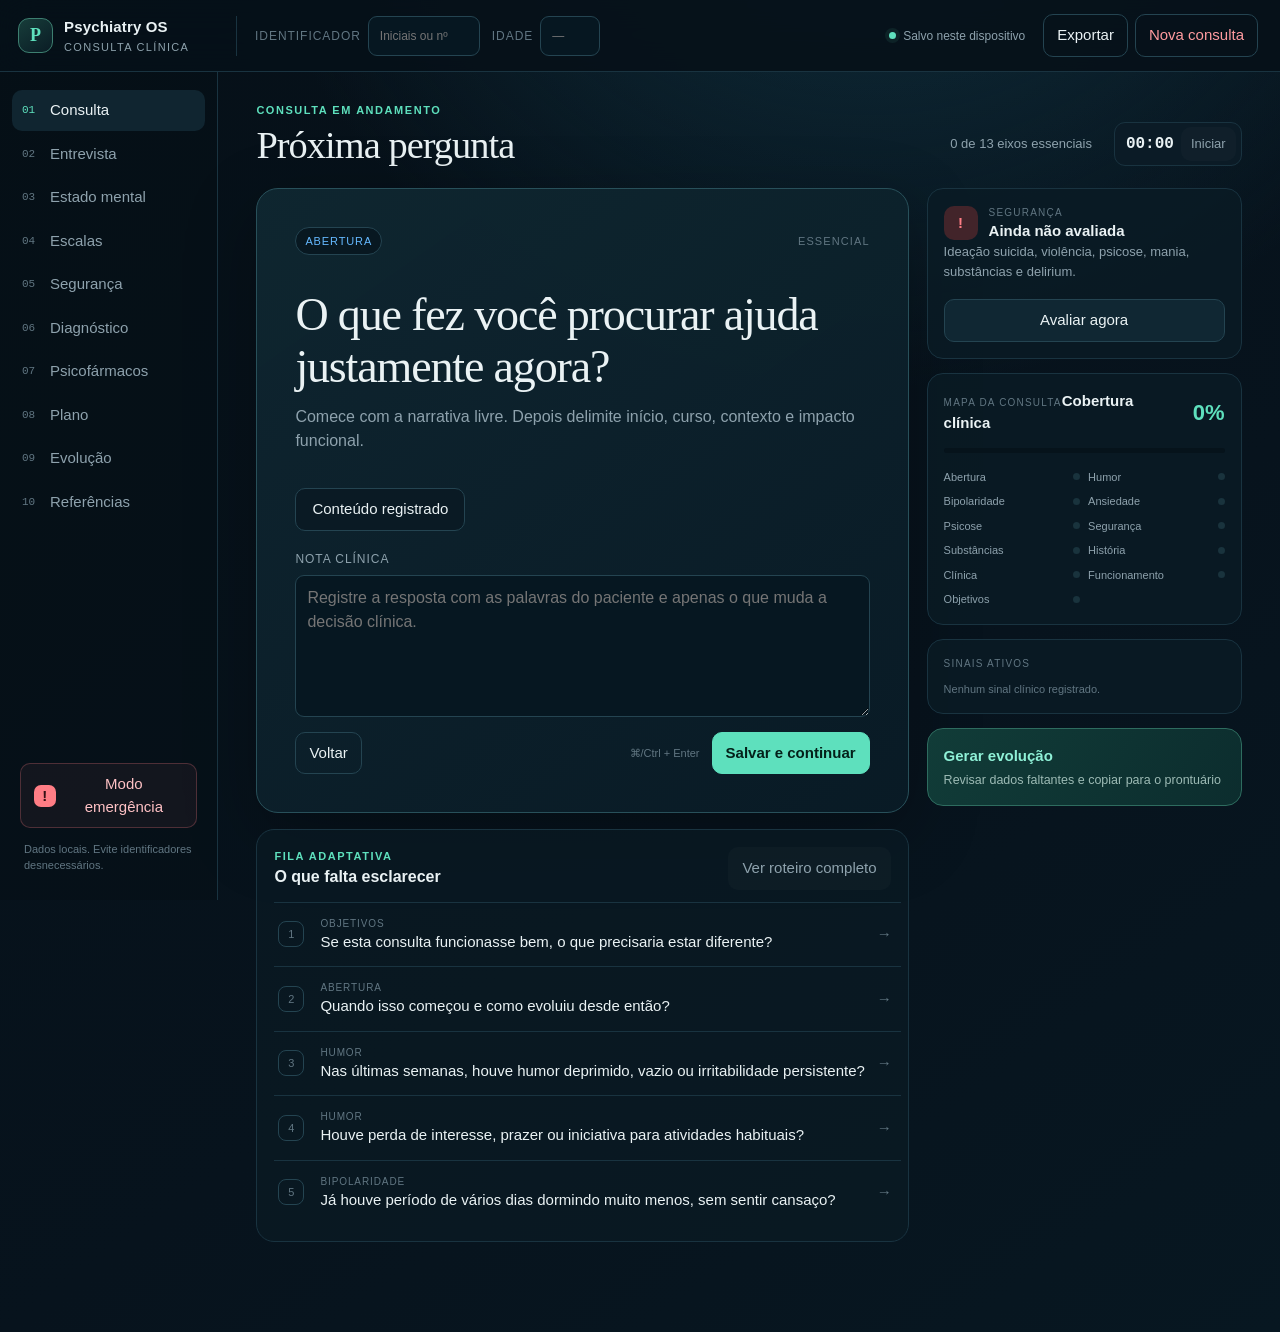
<file: psiquiatria/index.html>
<!doctype html>
<html lang="pt-BR">
<head>
  <meta charset="utf-8">
  <meta name="viewport" content="width=device-width,initial-scale=1,viewport-fit=cover">
  <meta name="theme-color" content="#07131d">
  <meta name="description" content="Cockpit clínico local-first para consulta psiquiátrica estruturada.">
  <meta name="apple-mobile-web-app-capable" content="yes">
  <meta name="apple-mobile-web-app-status-bar-style" content="black-translucent">
  <title>Psychiatry OS — Consulta</title>
  <link rel="manifest" href="manifest.webmanifest">
  <link rel="icon" href="favicon.svg" type="image/svg+xml">
  <link rel="apple-touch-icon" href="icon-192.svg">
  <link rel="stylesheet" href="styles.css">
</head>
<body>
  <a class="skip" href="#workspace">Ir para a consulta</a>
  <header class="appbar">
    <button class="brand" data-go="consulta" aria-label="Ir para consulta">
      <span class="brandmark">P</span>
      <span><b>Psychiatry OS</b><small>consulta clínica</small></span>
    </button>
    <div class="patient-strip">
      <label>Identificador <input id="patientId" autocomplete="off" placeholder="Iniciais ou nº"></label>
      <label>Idade <input id="patientAge" type="number" min="0" max="130" inputmode="numeric" placeholder="—"></label>
      <span class="save-state" id="saveState"><i></i> Salvo neste dispositivo</span>
    </div>
    <div class="app-actions">
      <button class="ghost install-hidden" id="installApp">Instalar app</button>
      <button class="ghost" id="exportData">Exportar</button>
      <button class="ghost danger-text" id="newConsult">Nova consulta</button>
    </div>
  </header>

  <div class="app-shell">
    <aside class="rail" aria-label="Etapas da consulta">
      <nav id="nav"></nav>
      <div class="rail-footer">
        <button class="emergency-link" data-go="seguranca"><span>!</span> Modo emergência</button>
        <p>Dados locais. Evite identificadores desnecessários.</p>
      </div>
    </aside>

    <main id="workspace">
      <section class="page active" id="consulta">
        <div class="consult-header">
          <div>
            <p class="eyebrow">CONSULTA EM ANDAMENTO</p>
            <h1>Próxima pergunta</h1>
          </div>
          <div class="consult-meta">
            <span id="progressText">0 de 12 eixos essenciais</span>
            <div class="timer"><b id="clock">00:00</b><button class="quiet" id="timerBtn">Iniciar</button></div>
          </div>
        </div>

        <div class="consult-grid">
          <div class="focus-column">
            <article class="question-card" id="questionCard">
              <div class="question-topline">
                <span class="tag" id="questionDomain">Abertura</span>
                <span class="priority" id="questionPriority">essencial</span>
              </div>
              <h2 id="questionText">O que fez você procurar ajuda justamente agora?</h2>
              <p id="questionHint">Comece com a narrativa livre. Depois delimite início, curso, contexto e impacto funcional.</p>
              <div class="response-options" id="responseOptions" role="group" aria-label="Resposta clínica">
                <button data-answer="present">Presente</button>
                <button data-answer="absent">Ausente</button>
                <button data-answer="unknown">Não explorado</button>
              </div>
              <label class="clinical-note">Nota clínica
                <textarea id="questionNote" rows="5" placeholder="Registre a resposta com as palavras do paciente e apenas o que muda a decisão clínica."></textarea>
              </label>
              <div class="question-actions">
                <button class="ghost" id="previousQuestion">Voltar</button>
                <div><span class="shortcut">⌘/Ctrl + Enter</span><button class="primary" id="nextQuestion">Salvar e continuar</button></div>
              </div>
            </article>

            <div class="clinical-inbox">
              <div class="section-title"><div><p class="eyebrow">FILA ADAPTATIVA</p><h3>O que falta esclarecer</h3></div><button class="quiet" id="showAllQuestions">Ver roteiro completo</button></div>
              <div id="questionQueue" class="queue"></div>
            </div>
          </div>

          <aside class="clinical-sidebar">
            <div class="status-card safety-status" id="safetyStatus">
              <div class="status-heading"><span class="status-icon">!</span><div><small>SEGURANÇA</small><b id="safetyLabel">Ainda não avaliada</b></div></div>
              <p id="safetySummary">Ideação suicida, violência, psicose, mania, substâncias e delirium.</p>
              <button data-go="seguranca">Avaliar agora</button>
            </div>
            <div class="status-card">
              <div class="section-title"><div><small>MAPA DA CONSULTA</small><b>Cobertura clínica</b></div><strong id="completionPct">0%</strong></div>
              <div class="progress"><i id="completionBar"></i></div>
              <div class="coverage" id="coverage"></div>
            </div>
            <div class="status-card signals-card">
              <small>SINAIS ATIVOS</small>
              <div id="activeSignals" class="signal-list"><span class="empty-inline">Nenhum sinal clínico registrado.</span></div>
            </div>
            <button class="finish-card" data-go="evolucao"><span>Gerar evolução</span><small>Revisar dados faltantes e copiar para o prontuário</small></button>
          </aside>
        </div>
      </section>

      <section class="page" id="roteiro">
        <div class="page-heading"><div><p class="eyebrow">ANAMNESE LONGITUDINAL</p><h1>Roteiro completo</h1><p>Abra apenas os eixos necessários. As respostas alimentam o resumo clínico.</p></div><button class="primary" data-go="consulta">Voltar à próxima pergunta</button></div>
        <div id="fullInterview" class="accordion-list"></div>
      </section>

      <section class="page" id="eem">
        <div class="page-heading"><div><p class="eyebrow">EXAME DO ESTADO MENTAL</p><h1>Observação estruturada</h1><p>Selecione descritores rápidos e complemente quando houver achado relevante.</p></div><button class="primary" id="applyNormalMse">Preencher exame sem alterações</button></div>
        <div id="mseGrid" class="mse-grid"></div>
      </section>

      <section class="page" id="escalas">
        <div class="page-heading"><div><p class="eyebrow">MEDIDAS CLÍNICAS</p><h1>Escalas e rastreios</h1><p>Use para gravidade e seguimento. Resultado positivo não fecha diagnóstico.</p></div></div>
        <div class="scale-tabs" id="scaleTabs"></div>
        <div id="scaleWorkspace"></div>
      </section>

      <section class="page" id="seguranca">
        <div class="page-heading"><div><p class="eyebrow red">MODO EMERGÊNCIA</p><h1>Segurança e urgências</h1><p>Avaliação estruturada baseada em fatores, investigação, estratificação e plano documentado.</p></div><button class="ghost" id="clearSafety">Limpar avaliação</button></div>
        <div class="emergency-banner" id="emergencyBanner"><span>!</span><div><b>Comece por risco iminente</b><p>Se houver intenção atual, plano viável, acesso a meios, psicose de comando, agitação grave ou incapacidade de autocuidado, mantenha supervisão e organize cuidado de urgência.</p></div></div>
        <div class="safety-layout">
          <div id="safetySteps" class="safety-steps"></div>
          <aside class="risk-summary-card">
            <p class="eyebrow">SÍNTESE CLÍNICA</p>
            <div class="risk-meter"><span id="riskBadge">Pendente</span><b id="riskLevel">Sem estratificação</b></div>
            <p id="riskRationale">Conclua a investigação e registre seu julgamento clínico. A soma de itens não substitui a formulação de risco.</p>
            <label>Julgamento e justificativa<textarea id="riskJudgment" rows="5" placeholder="Risco agudo/crônico, razões, incertezas e capacidade de colaboração..."></textarea></label>
            <label>Disposição<select id="riskDisposition"><option value="">Selecionar...</option><option>Seguimento ambulatorial com plano de segurança</option><option>Reavaliação breve / contato intensificado</option><option>Avaliação presencial urgente</option><option>Encaminhamento para emergência / hospitalização</option></select></label>
            <label>Plano de segurança<textarea id="safetyPlan" rows="5" placeholder="Sinais de alerta; estratégias; contatos; rede; restrição de meios; serviço de crise..."></textarea></label>
          </aside>
        </div>
      </section>

      <section class="page" id="diagnostico">
        <div class="page-heading"><div><p class="eyebrow">RACIOCÍNIO CLÍNICO</p><h1>Hipóteses e diferenciais</h1><p>Separe síndrome, diagnóstico de trabalho, alternativas e condições a excluir.</p></div></div>
        <div class="diagnostic-grid">
          <article class="panel"><h2>Famílias diagnósticas</h2><div id="diagnosticChips" class="chips"></div><label>Hipótese principal<input id="primaryDiagnosis" placeholder="Descrição clínica e CID, se pertinente"></label><label>Diferenciais<textarea id="differentials" rows="4"></textarea></label></article>
          <article class="panel"><h2>Não perder</h2><div id="ruleoutList" class="check-list"></div></article>
        </div>
        <article class="panel"><div class="section-title"><div><p class="eyebrow">FORMULAÇÃO</p><h2>5 Ps + objetivo do paciente</h2></div></div><div id="formulationGrid" class="formulation-grid"></div></article>
      </section>

      <section class="page" id="farmacos">
        <div class="page-heading"><div><p class="eyebrow">PSICOFARMACOLOGIA</p><h1>Decisão medicamentosa</h1><p>Referências adultas para revisão clínica — indicação, contexto, comorbidades, interações e bula prevalecem.</p></div><button class="ghost" id="openComparison">Comparar <span id="compareCount">0</span></button></div>
        <div class="med-toolbar"><input id="drugSearch" type="search" placeholder="Buscar fármaco, classe, indicação ou cautela..."><select id="drugClass"><option value="">Todas as classes</option></select></div>
        <div id="drugGrid" class="drug-grid"></div>
      </section>

      <section class="page" id="plano">
        <div class="page-heading"><div><p class="eyebrow">CONDUTA</p><h1>Plano terapêutico</h1><p>Transforme a decisão em prescrição, monitorização, orientações e seguimento verificáveis.</p></div><button class="primary" id="addMedication">Adicionar medicamento</button></div>
        <article class="panel"><h2>Prescrição em construção</h2><div id="medicationPlan" class="medication-plan"></div></article>
        <div class="plan-grid">
          <article class="panel"><h2>Medidas não farmacológicas</h2><div id="nonPharmList" class="check-list"></div></article>
          <article class="panel"><h2>Monitorização sugerida</h2><div id="monitoringList" class="check-list"></div></article>
        </div>
        <article class="panel plan-details"><label>Exames e monitorização adicional<textarea id="planMonitoring" rows="4"></textarea></label><label>Orientações e sinais de alarme<textarea id="planGuidance" rows="4"></textarea></label><label>Retorno e contingência<textarea id="followUp" rows="4" placeholder="Prazo, metas, escalas a repetir e quando antecipar retorno..."></textarea></label></article>
      </section>

      <section class="page" id="evolucao">
        <div class="page-heading"><div><p class="eyebrow">DOCUMENTAÇÃO</p><h1>Evolução psiquiátrica</h1><p>Revise o rascunho: itens não explorados aparecem como pendências, nunca como achados negativos.</p></div><div class="heading-actions"><button class="ghost" id="copyEvolution">Copiar</button><button class="ghost" id="printEvolution">Imprimir</button><button class="primary" id="generateEvolution">Atualizar evolução</button></div></div>
        <div class="documentation-layout">
          <article class="panel missing-card"><h2>Antes de finalizar</h2><div id="missingData"></div></article>
          <article class="panel evolution-card"><textarea id="evolutionOutput" spellcheck="true" aria-label="Evolução gerada"></textarea></article>
        </div>
      </section>

      <section class="page" id="referencias">
        <div class="page-heading"><div><p class="eyebrow">BASE CLÍNICA</p><h1>Referências e limites</h1><p>Conteúdo de apoio à decisão para profissional habilitado, com revisão clínica obrigatória.</p></div></div>
        <div class="reference-grid" id="referenceGrid"></div>
      </section>
    </main>
  </div>

  <nav class="mobile-nav" id="mobileNav" aria-label="Navegação móvel"></nav>

  <dialog id="drugDialog"><div class="dialog-shell"><button class="dialog-close" data-close-dialog aria-label="Fechar">×</button><div id="drugDetails"></div></div></dialog>
  <dialog id="compareDialog"><div class="dialog-shell wide"><button class="dialog-close" data-close-dialog aria-label="Fechar">×</button><div id="comparisonTable"></div></div></dialog>
  <dialog id="confirmDialog"><form method="dialog" class="confirm-box"><span class="confirm-icon">!</span><h2>Iniciar nova consulta?</h2><p>O rascunho atual será removido deste dispositivo. Exporte-o antes se precisar guardar uma cópia.</p><div><button value="cancel" class="ghost">Cancelar</button><button value="confirm" class="danger-button">Apagar e iniciar</button></div></form></dialog>

  <div class="toast" id="toast" role="status" aria-live="polite"></div>
  <script src="data.js"></script>
  <script src="app.js"></script>
</body>
</html>
</file>
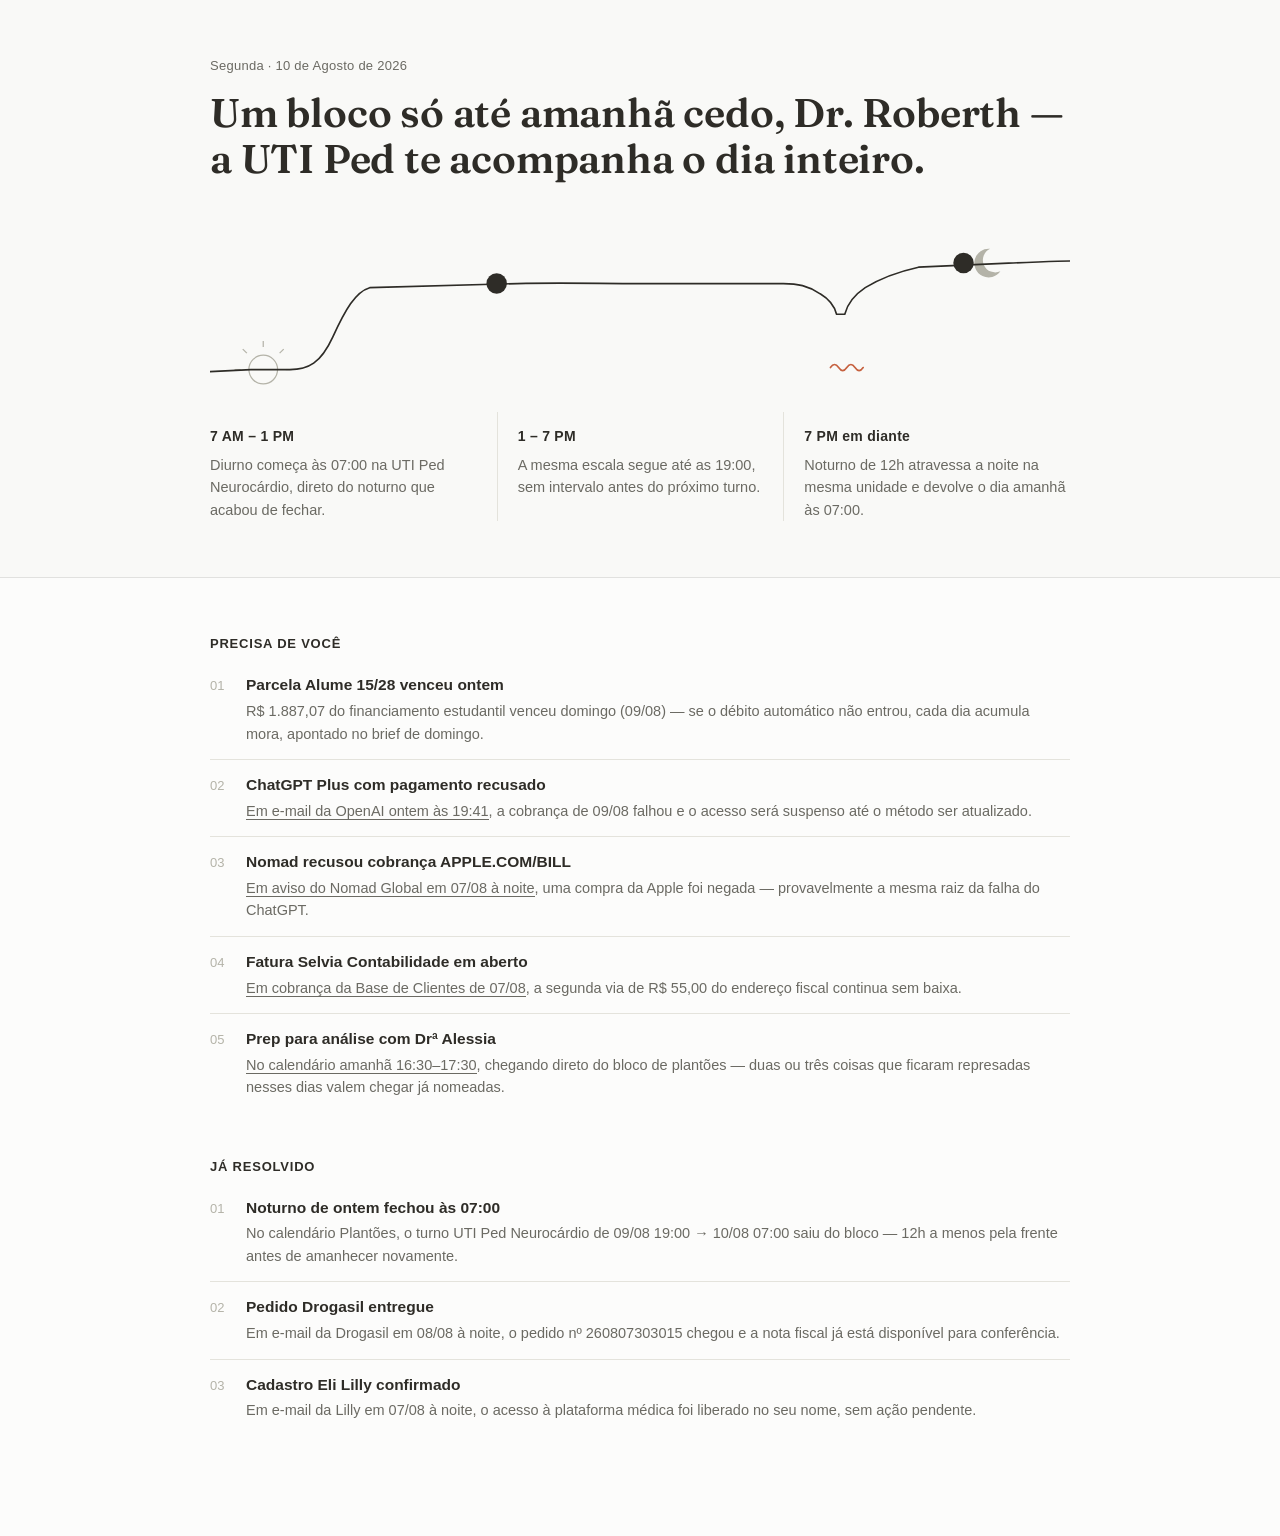
<file: briefs/2026-08-10.html>
<!doctype html>
<html lang="pt-BR">
<head>
<meta charset="utf-8">
<meta name="viewport" content="width=device-width,initial-scale=1">
<title>Brief · Segunda, 10 de Agosto</title>
<style>
@font-face{
  font-family:"Fraunces";
  font-style:normal;
  font-weight:600;
  font-display:swap;
  src:url([data-uri]) format("woff2");
}
*,*::before,*::after{box-sizing:border-box}
html,body{margin:0;padding:0}
body{
  background:#FCFCFB;
  color:#2E2C27;
  font-family:-apple-system,BlinkMacSystemFont,"Segoe UI",Roboto,Helvetica,Arial,sans-serif;
  font-size:16px;
  line-height:1.55;
  -webkit-font-smoothing:antialiased;
  -moz-osx-font-smoothing:grayscale;
}
a{color:inherit}
.band{width:100%;padding:56px 24px}
.top{background:#F9F9F7;border-bottom:1px solid #E1E1DF}
.bottom{background:#FCFCFB}
.wrap{max-width:860px;margin:0 auto}
.daydate{
  font-size:13px;
  letter-spacing:.02em;
  color:#6B6A63;
  margin:0 0 14px 0;
}
h1.headline{
  font-family:"Fraunces",Georgia,serif;
  font-weight:600;
  font-style:normal;
  font-size:40px;
  line-height:1.15;
  color:#2E2C27;
  margin:0 0 34px 0;
  letter-spacing:-.005em;
}
.terrain{
  display:block;
  width:100%;
  height:auto;
  margin:0 0 22px 0;
}
.acts{
  display:grid;
  grid-template-columns:1fr 1fr 1fr;
  gap:0;
}
.act{
  padding:14px 20px 0 20px;
  border-left:1px solid #E4E3DC;
  min-height:82px;
}
.act:first-child{border-left:none;padding-left:0}
.act:last-child{padding-right:0}
.act .time{
  color:#2E2C27;
  font-weight:600;
  font-size:14px;
  letter-spacing:.02em;
  display:block;
  margin-bottom:6px;
}
.act .say{
  color:#6B6A63;
  font-size:14.5px;
  line-height:1.55;
  margin:0;
}
h2.listhead{
  font-family:-apple-system,BlinkMacSystemFont,"Segoe UI",Roboto,Helvetica,Arial,sans-serif;
  font-weight:600;
  font-size:13px;
  letter-spacing:.06em;
  text-transform:uppercase;
  color:#2E2C27;
  margin:0 0 18px 0;
}
ol.items{
  list-style:none;
  counter-reset:i;
  padding:0;
  margin:0 0 44px 0;
}
ol.items li{
  counter-increment:i;
  display:grid;
  grid-template-columns:36px 1fr;
  padding:14px 0;
  border-top:1px solid #E4E3DC;
}
ol.items li:first-child{border-top:none;padding-top:2px}
ol.items li::before{
  content:counter(i,decimal-leading-zero);
  color:#B4B3A8;
  font-variant-numeric:tabular-nums;
  font-size:13px;
  padding-top:2px;
}
.item .title{
  color:#2E2C27;
  font-weight:600;
  font-size:15.5px;
  line-height:1.4;
  display:block;
  margin-bottom:4px;
}
.item .title a{
  color:inherit;
  text-decoration:none;
  border-bottom:1px solid transparent;
}
.item .body{
  color:#6B6A63;
  font-size:14.5px;
  line-height:1.55;
  margin:0;
}
.item .body a.source{
  color:inherit;
  text-decoration:none;
  border-bottom:1px solid #6B6A63;
}
.item .body span.source{
  color:inherit;
}
@media (max-width:640px){
  .band{padding:40px 20px}
  h1.headline{font-size:30px}
  .acts{grid-template-columns:1fr;gap:0}
  .act{
    padding:16px 0;
    border-left:none;
    border-top:1px solid #E4E3DC;
    min-height:0;
  }
  .act:first-child{border-top:none;padding-top:14px}
  .act:last-child{padding-right:0}
}
</style>
</head>
<body>

<section class="band top">
  <div class="wrap">
    <p class="daydate">Segunda &middot; 10 de Agosto de 2026</p>
    <h1 class="headline">Um bloco só at&eacute; amanh&atilde; cedo, Dr. Roberth &mdash; a UTI Ped te acompanha o dia inteiro.</h1>

    <svg class="terrain" viewBox="0 0 840 170" xmlns="http://www.w3.org/2000/svg" role="img" aria-label="Terreno do dia: bloco contínuo de plantão">
      <!-- half-risen sun at pre-dawn, left horizon -->
      <g stroke="#B4B3A8" stroke-width="1.2" fill="none">
        <circle cx="52" cy="150" r="14"/>
        <line x1="52" y1="128" x2="52" y2="122"/>
        <line x1="30" y1="150" x2="24" y2="150"/>
        <line x1="74" y1="150" x2="80" y2="150"/>
        <line x1="36" y1="134" x2="32" y2="130"/>
        <line x1="68" y1="134" x2="72" y2="130"/>
      </g>

      <!-- crescent moon at right, over the night-shift stretch -->
      <g fill="#B4B3A8">
        <path d="M 762 32 a 14 14 0 1 0 10 22 a 11 11 0 1 1 -10 -22 z"/>
      </g>

      <!-- clay accent: tension squiggle at the day/night handoff -->
      <g stroke="#C6613F" stroke-width="1.6" fill="none" stroke-linecap="round">
        <path d="M 606 148 q 4 -6 8 0 t 8 0 t 8 0 t 8 0"/>
      </g>

      <!-- terrain: one unbroken stroke, elevated across most of the day, continues off right edge -->
      <path d="
        M 0 152
        L 40 150
        L 78 150
        C 96 150, 108 144, 120 118
        C 132 92, 142 74, 156 70
        L 300 66
        C 340 65, 380 66, 420 66
        L 560 66
        C 574 66, 584 68, 596 76
        C 606 82, 610 88, 612 96
        L 620 96
        C 622 88, 628 78, 640 70
        C 656 60, 674 54, 692 50
        L 780 46
        C 810 45, 826 44, 840 44
      " stroke="#2E2C27" stroke-width="1.6" fill="none" stroke-linejoin="round" stroke-linecap="round"/>

      <!-- meeting dots: day shift midpoint, night shift midpoint -->
      <circle cx="280" cy="66" r="10" fill="#2E2C27"/>
      <circle cx="736" cy="46" r="10" fill="#2E2C27"/>
    </svg>

    <div class="acts">
      <div class="act">
        <span class="time">7 AM &ndash; 1 PM</span>
        <p class="say">Diurno come&ccedil;a &agrave;s 07:00 na UTI Ped Neuroc&aacute;rdio, direto do noturno que acabou de fechar.</p>
      </div>
      <div class="act">
        <span class="time">1 &ndash; 7 PM</span>
        <p class="say">A mesma escala segue at&eacute; as 19:00, sem intervalo antes do pr&oacute;ximo turno.</p>
      </div>
      <div class="act">
        <span class="time">7 PM em diante</span>
        <p class="say">Noturno de 12h atravessa a noite na mesma unidade e devolve o dia amanh&atilde; &agrave;s 07:00.</p>
      </div>
    </div>
  </div>
</section>

<section class="band bottom">
  <div class="wrap">
    <h2 class="listhead">Precisa de voc&ecirc;</h2>
    <ol class="items">
      <li class="item">
        <div>
          <span class="title">Parcela Alume 15/28 venceu ontem</span>
          <p class="body">R$&nbsp;1.887,07 do financiamento estudantil venceu domingo (09/08) &mdash; se o d&eacute;bito autom&aacute;tico n&atilde;o entrou, cada dia acumula mora, <span class="source">apontado no brief de domingo</span>.</p>
        </div>
      </li>
      <li class="item">
        <div>
          <span class="title"><a href="https://mail.google.com/mail/u/0/#inbox/19fe8b01790ddc9c">ChatGPT Plus com pagamento recusado</a></span>
          <p class="body"><a class="source" href="https://mail.google.com/mail/u/0/#inbox/19fe8b01790ddc9c">Em e-mail da OpenAI ontem &agrave;s 19:41</a>, a cobran&ccedil;a de 09/08 falhou e o acesso ser&aacute; suspenso at&eacute; o m&eacute;todo ser atualizado.</p>
        </div>
      </li>
      <li class="item">
        <div>
          <span class="title"><a href="https://mail.google.com/mail/u/0/#inbox/19fdeaaa4cb86eab">Nomad recusou cobran&ccedil;a APPLE.COM/BILL</a></span>
          <p class="body"><a class="source" href="https://mail.google.com/mail/u/0/#inbox/19fdeaaa4cb86eab">Em aviso do Nomad Global em 07/08 &agrave; noite</a>, uma compra da Apple foi negada &mdash; provavelmente a mesma raiz da falha do ChatGPT.</p>
        </div>
      </li>
      <li class="item">
        <div>
          <span class="title"><a href="https://mail.google.com/mail/u/0/#inbox/19fdc2340fa1ebb7">Fatura Selvia Contabilidade em aberto</a></span>
          <p class="body"><a class="source" href="https://mail.google.com/mail/u/0/#inbox/19fdc2340fa1ebb7">Em cobran&ccedil;a da Base de Clientes de 07/08</a>, a segunda via de R$&nbsp;55,00 do endere&ccedil;o fiscal continua sem baixa.</p>
        </div>
      </li>
      <li class="item">
        <div>
          <span class="title"><a href="https://www.google.com/calendar/event?eid=anU1bWEzcGdvOTcwOThlOGI2anB1N2hwN3NfMjAyNjA4MTFUMTkzMDAwWiByb2JlcnRobWlsYW5paWZAbQ&amp;ctz=America/Sao_Paulo">Prep para an&aacute;lise com Dr&ordf; Alessia</a></span>
          <p class="body"><a class="source" href="https://www.google.com/calendar/event?eid=anU1bWEzcGdvOTcwOThlOGI2anB1N2hwN3NfMjAyNjA4MTFUMTkzMDAwWiByb2JlcnRobWlsYW5paWZAbQ&amp;ctz=America/Sao_Paulo">No calend&aacute;rio amanh&atilde; 16:30&ndash;17:30</a>, chegando direto do bloco de plant&otilde;es &mdash; duas ou tr&ecirc;s coisas que ficaram represadas nesses dias valem chegar j&aacute; nomeadas.</p>
        </div>
      </li>
    </ol>

    <h2 class="listhead">J&aacute; resolvido</h2>
    <ol class="items">
      <li class="item">
        <div>
          <span class="title">Noturno de ontem fechou &agrave;s 07:00</span>
          <p class="body"><span class="source">No calend&aacute;rio Plant&otilde;es</span>, o turno UTI Ped Neuroc&aacute;rdio de 09/08 19:00 &rarr; 10/08 07:00 saiu do bloco &mdash; 12h a menos pela frente antes de amanhecer novamente.</p>
        </div>
      </li>
      <li class="item">
        <div>
          <span class="title">Pedido Drogasil entregue</span>
          <p class="body"><span class="source">Em e-mail da Drogasil em 08/08 &agrave; noite</span>, o pedido n&ordm;&nbsp;260807303015 chegou e a nota fiscal j&aacute; est&aacute; dispon&iacute;vel para confer&ecirc;ncia.</p>
        </div>
      </li>
      <li class="item">
        <div>
          <span class="title">Cadastro Eli Lilly confirmado</span>
          <p class="body"><span class="source">Em e-mail da Lilly em 07/08 &agrave; noite</span>, o acesso &agrave; plataforma m&eacute;dica foi liberado no seu nome, sem a&ccedil;&atilde;o pendente.</p>
        </div>
      </li>
    </ol>
  </div>
</section>

</body>
</html>
</file>
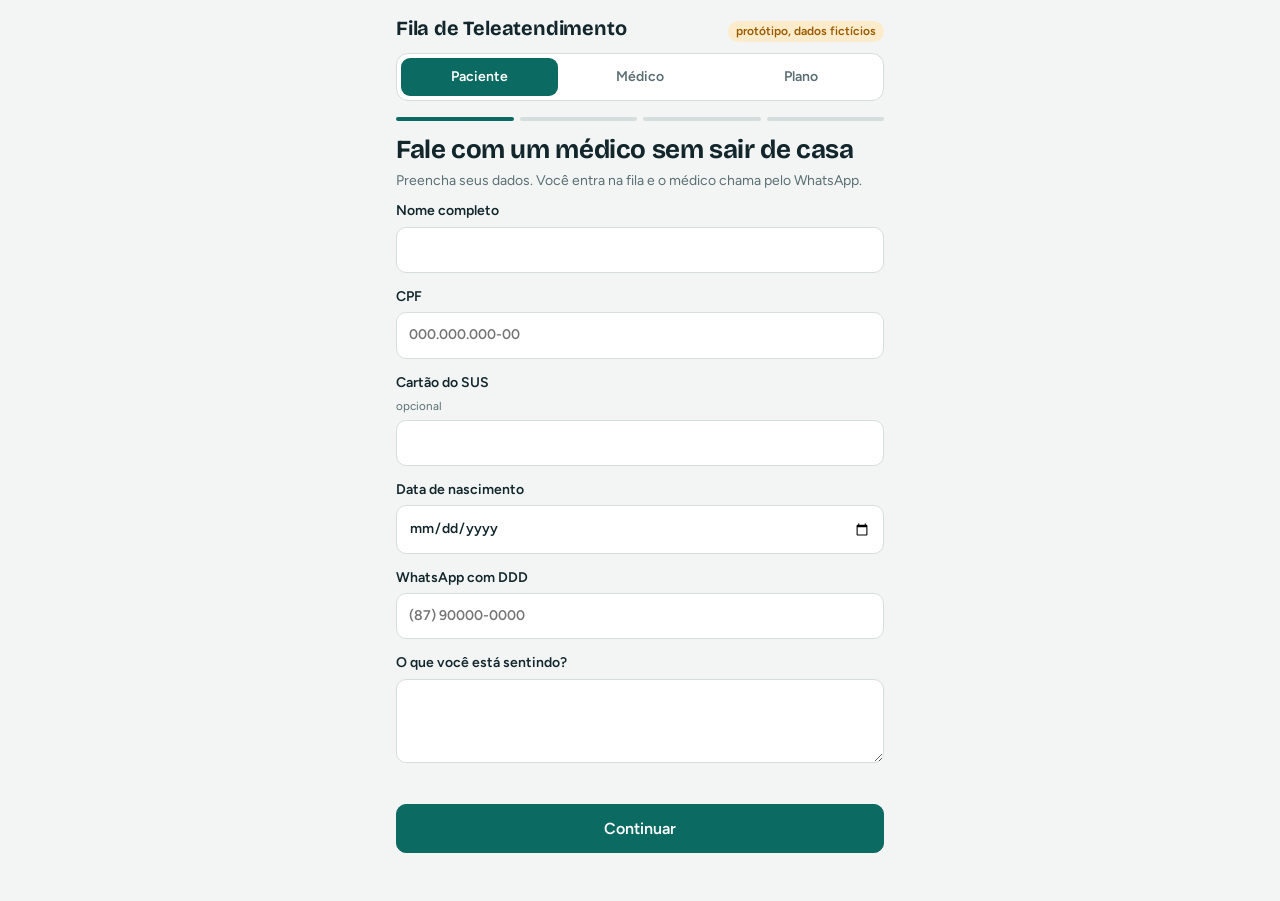
<file: referencia/prototipo.html>
<!DOCTYPE html>
<html lang="pt-BR">
<head>
<meta charset="utf-8">
<meta name="viewport" content="width=device-width, initial-scale=1">
<title>Fila de Teleatendimento</title>
<link rel="preconnect" href="https://fonts.googleapis.com">
<link href="https://fonts.googleapis.com/css2?family=Bricolage+Grotesque:opsz,wght@12..96,600;12..96,700&family=Figtree:wght@400;500;600;700&display=swap" rel="stylesheet">
<style>
/* layout: coluna única de celular (max 520px), barra fixa com 3 visões, cartões só onde há um paciente */
:root{
  --bg:#f2f5f4; --surface:#ffffff; --ink:#12262b; --muted:#5b6f73; --line:#d5dedc;
  --accent:#0b6b62; --accent-ink:#ffffff; --accent-soft:#dcefeb;
  --warn:#9a5a00; --warn-soft:#fdeccb; --crit:#b3261e; --crit-soft:#fbe1df; --ok:#1d6b3a; --ok-soft:#dcf1e2;
  --display:"Bricolage Grotesque","Figtree",system-ui,sans-serif;
  --body:"Figtree",system-ui,-apple-system,"Segoe UI",sans-serif;
}
@media (prefers-color-scheme: dark){
  :root:not([data-theme="light"]){
    color-scheme:dark;
    --bg:#0e1819; --surface:#172426; --ink:#e6efed; --muted:#93a8a8; --line:#2a3b3d;
    --accent:#4cc2b2; --accent-ink:#06211e; --accent-soft:#173a37;
    --warn:#f0b454; --warn-soft:#3a2c10; --crit:#ff8a80; --crit-soft:#40191a; --ok:#7fd49a; --ok-soft:#163222;
  }
}
:root[data-theme="dark"]{
  color-scheme:dark;
  --bg:#0e1819; --surface:#172426; --ink:#e6efed; --muted:#93a8a8; --line:#2a3b3d;
  --accent:#4cc2b2; --accent-ink:#06211e; --accent-soft:#173a37;
  --warn:#f0b454; --warn-soft:#3a2c10; --crit:#ff8a80; --crit-soft:#40191a; --ok:#7fd49a; --ok-soft:#163222;
}
*{box-sizing:border-box}
html,body{margin:0}
body{background:var(--bg);color:var(--ink);font-family:var(--body);font-size:16px;line-height:1.45}
.wrap{max-width:520px;margin:0 auto;padding:0 16px 48px}
header{position:sticky;top:0;z-index:5;background:var(--bg);padding:14px 0 10px;display:flex;flex-direction:column;gap:10px}
.brand{display:flex;align-items:baseline;justify-content:space-between;gap:8px}
.brand b{font-family:var(--display);font-size:20px;letter-spacing:-.01em}
.brand span{font-size:12px;color:var(--warn);background:var(--warn-soft);padding:2px 8px;border-radius:99px;font-weight:600}
nav{display:grid;grid-template-columns:repeat(3,1fr);gap:4px;background:var(--surface);border:1px solid var(--line);border-radius:12px;padding:4px}
nav a{text-align:center;padding:9px 4px;border-radius:9px;text-decoration:none;color:var(--muted);font-weight:600;font-size:14px}
nav a.on{background:var(--accent);color:var(--accent-ink)}
a:focus-visible,button:focus-visible,input:focus-visible,textarea:focus-visible{outline:3px solid var(--accent);outline-offset:2px}
h1{font-family:var(--display);font-size:26px;line-height:1.15;margin:14px 0 6px;text-wrap:balance;letter-spacing:-.015em}
h2{font-family:var(--display);font-size:18px;margin:22px 0 8px}
p{margin:0 0 10px}
.muted{color:var(--muted);font-size:14px}
.steps{display:flex;gap:6px;margin:6px 0 2px}
.steps i{flex:1;height:4px;border-radius:4px;background:var(--line)}
.steps i.on{background:var(--accent)}
form,.stack{display:flex;flex-direction:column;gap:14px}
label{display:flex;flex-direction:column;gap:5px;font-weight:600;font-size:14px}
label small{font-weight:400;color:var(--muted)}
input[type=text],input[type=tel],input[type=date],textarea{font:inherit;color:var(--ink);background:var(--surface);border:1px solid var(--line);border-radius:10px;padding:12px;width:100%}
textarea{min-height:84px;resize:vertical}
.err{color:var(--crit);font-size:13px;font-weight:600;min-height:1em}
.check{flex-direction:row;align-items:flex-start;gap:10px;font-weight:500;background:var(--surface);border:1px solid var(--line);border-radius:10px;padding:12px}
.check input{width:20px;height:20px;margin-top:1px;accent-color:var(--accent);flex:none}
button{font:inherit;cursor:pointer;border-radius:10px;border:1px solid var(--line);background:var(--surface);color:var(--ink);padding:12px 14px;font-weight:600}
button.primary{background:var(--accent);color:var(--accent-ink);border-color:var(--accent)}
button.primary:disabled{opacity:.45;cursor:not-allowed}
button.ghost{background:transparent;border-color:transparent;color:var(--muted);padding:8px}
.opt{display:flex;flex-direction:column;gap:8px}
.opt button{text-align:left;display:flex;justify-content:space-between;padding:16px 14px}
.opt button::after{content:"›";color:var(--muted)}
.qnum{font-size:13px;color:var(--muted);font-weight:600;font-variant-numeric:tabular-nums}
.q{font-family:var(--display);font-size:22px;line-height:1.2;margin:4px 0 14px;text-wrap:balance}
.alert{background:var(--crit-soft);border:1px solid var(--crit);border-radius:14px;padding:18px}
.alert h1{color:var(--crit);margin-top:0}
.tel{font-family:var(--display);font-size:40px;font-weight:700;color:var(--crit);line-height:1}
.ticket{background:var(--surface);border:1px solid var(--line);border-radius:16px;padding:20px;text-align:center}
.ticket .pos{font-family:var(--display);font-size:72px;font-weight:700;line-height:1;color:var(--accent);font-variant-numeric:tabular-nums}
.ticket .senha{font-variant-numeric:tabular-nums;font-weight:700;letter-spacing:.04em}
.now{background:var(--ok-soft);border-color:var(--ok)}
.now .pos{color:var(--ok);font-size:34px}
.tiles{display:grid;grid-template-columns:repeat(3,1fr);gap:8px;margin:10px 0}
.tile{background:var(--surface);border:1px solid var(--line);border-radius:12px;padding:10px 12px}
.tile b{display:block;font-family:var(--display);font-size:26px;line-height:1.1;font-variant-numeric:tabular-nums}
.tile span{font-size:12px;color:var(--muted)}
.row{display:flex;align-items:center;justify-content:space-between;gap:10px;flex-wrap:wrap}
.stepper{display:flex;align-items:center;gap:8px}
.stepper button{width:40px;height:40px;padding:0;font-size:20px}
.stepper b{min-width:2ch;text-align:center;font-variant-numeric:tabular-nums}
.list{display:flex;flex-direction:column;gap:8px}
.pt{background:var(--surface);border:1px solid var(--line);border-left:5px solid var(--line);border-radius:12px;padding:12px;display:flex;flex-direction:column;gap:8px}
.pt.pri{border-left-color:var(--warn)}
.pt.att{border-left-color:var(--ok)}
.pt .top{display:flex;justify-content:space-between;gap:8px;align-items:baseline}
.pt .nm{font-weight:700;overflow-wrap:anywhere}
.pt .wt{font-size:13px;color:var(--muted);white-space:nowrap;font-variant-numeric:tabular-nums}
.pt .qx{font-size:14px;overflow-wrap:anywhere}
.chips{display:flex;flex-wrap:wrap;gap:5px}
.chip{font-size:12px;font-weight:600;padding:2px 8px;border-radius:99px;background:var(--accent-soft);color:var(--ink)}
.chip.w{background:var(--warn-soft);color:var(--warn)}
.chip.g{background:var(--ok-soft);color:var(--ok)}
.chip.x{background:transparent;border:1px dashed var(--line);color:var(--muted)}
.acts{display:flex;gap:8px;flex-wrap:wrap}
.acts button,.acts a{flex:1 1 140px;text-align:center}
a.btn{display:block;text-decoration:none;border-radius:10px;border:1px solid var(--line);background:var(--surface);color:var(--ink);padding:12px 14px;font-weight:600}
pre{margin:0;background:var(--bg);border:1px solid var(--line);border-radius:10px;padding:10px;font:13px/1.45 ui-monospace,Menlo,Consolas,monospace;white-space:pre-wrap;overflow-wrap:anywhere}
ol.flow{margin:0;padding-left:20px;display:flex;flex-direction:column;gap:8px}
ol.flow li::marker{font-weight:700;color:var(--accent)}
table{width:100%;border-collapse:collapse;font-size:14px}
th,td{text-align:left;padding:8px 6px;border-bottom:1px solid var(--line);vertical-align:top}
th{color:var(--muted);font-weight:600;font-size:12px}
.tw{overflow-x:auto}
.empty{color:var(--muted);text-align:center;padding:18px;border:1px dashed var(--line);border-radius:12px}
</style>
</head>
<body>
<div class="wrap">
  <header>
    <div class="brand"><b>Fila de Teleatendimento</b><span>protótipo, dados fictícios</span></div>
    <nav aria-label="Visões">
      <a href="#paciente" id="nav-paciente">Paciente</a>
      <a href="#medico" id="nav-medico">Médico</a>
      <a href="#plano" id="nav-plano">Plano</a>
    </nav>
  </header>
  <main id="app"></main>
</div>
<script>
const MIN_POR_CONSULTA = 8;
const Q = [
  {id:'resp',  t:'Você está com dificuldade para respirar?', red:true,  chip:'Dispneia'},
  {id:'peito', t:'Você está com dor forte no peito?', red:true, chip:'Dor torácica'},
  {id:'neuro', t:'Teve desmaio, confusão ou perda de força em um lado do corpo?', red:true, chip:'Sinal neurológico'},
  {id:'febre', t:'Você tem febre alta (acima de 39 °C)?', pri:true, chip:'Febre > 39 °C'},
  {id:'dor',   t:'Você está com dor intensa que não melhora?', pri:true, chip:'Dor intensa'},
  {id:'cronica', t:'Você tem alguma doença (diabetes, pressão alta, problema no coração ou pulmão) e os sintomas pioraram hoje?', pri:true, chip:'Crônico descompensando'},
  {id:'tempo', t:'Há quanto tempo os sintomas começaram?', opts:['Não tive sintomas','Menos de 24 horas','De 1 a 3 dias','Mais de 3 dias']},
  {id:'escala',t:'Como você classifica sua dor agora?', opts:['Nenhuma','Leve','Moderada','Forte']}
];
const now = Date.now(), m = 60000;
const S = {
  doctors:1, seq:105, done:6, me:null, step:'cadastro', qi:0, ans:{}, copied:null,
  form:{nome:'',cpf:'',cns:'',tel:'',nasc:'',queixa:''}, terms:[false,false,false],
  queue:[
    {id:101,ex:true,nome:'Maria das Graças (exemplo)',cpf:'***.***.***-**',cns:'',tel:'',nasc:'1961-03-02',queixa:'Tosse e febre há 2 dias',ans:{febre:'Sim',tempo:'De 1 a 3 dias',escala:'Leve'},pri:true,at:now-14*m,status:'aguardando'},
    {id:102,ex:true,nome:'José Carlos (exemplo)',cpf:'***.***.***-**',cns:'',tel:'',nasc:'1988-11-20',queixa:'Dor de garganta, quer atestado',ans:{tempo:'Menos de 24 horas',escala:'Leve'},pri:false,at:now-11*m,status:'aguardando'},
    {id:103,ex:true,nome:'Ana Beatriz (exemplo)',cpf:'***.***.***-**',cns:'',tel:'',nasc:'1999-07-08',queixa:'Ardência para urinar desde ontem',ans:{tempo:'De 1 a 3 dias',escala:'Moderada'},pri:false,at:now-7*m,status:'aguardando'},
    {id:104,ex:true,nome:'Francisco (exemplo)',cpf:'***.***.***-**',cns:'',tel:'',nasc:'1954-01-15',queixa:'Renovação de receita de losartana',ans:{tempo:'Não tive sintomas',escala:'Nenhuma'},pri:false,at:now-3*m,status:'aguardando'}
  ]
};
const $ = s => document.querySelector(s);
const esc = s => String(s??'').replace(/[&<>"']/g,c=>({'&':'&amp;','<':'&lt;','>':'&gt;','"':'&quot;',"'":'&#39;'}[c]));
const view = () => (['paciente','medico','plano'].includes(location.hash.slice(1)) ? location.hash.slice(1) : 'paciente');
const waiting = () => S.queue.filter(p=>p.status==='aguardando').sort((a,b)=>(b.pri-a.pri)||(a.at-b.at));
const mins = t => Math.max(0,Math.round((Date.now()-t)/m));
const idade = d => { if(!d) return ''; const b=new Date(d+'T00:00'), n=new Date(); let a=n.getFullYear()-b.getFullYear(); if(n<new Date(n.getFullYear(),b.getMonth(),b.getDate())) a--; return a; };
const brDate = d => d ? d.split('-').reverse().join('/') : '';
function cpfOk(v){ const c=v.replace(/\D/g,''); if(c.length!==11||/^(\d)\1+$/.test(c)) return false;
  for(let t=9;t<11;t++){ let s=0; for(let i=0;i<t;i++) s+=+c[i]*(t+1-i); if(((s*10)%11)%10!==+c[t]) return false; } return true; }
const maskCpf = v => v.replace(/\D/g,'').slice(0,11).replace(/(\d{3})(\d)/,'$1.$2').replace(/(\d{3})(\d)/,'$1.$2').replace(/(\d{3})(\d{1,2})$/,'$1-$2');
const maskTel = v => { const d=v.replace(/\D/g,'').slice(0,11); return d.length<3?d: d.length<8?`(${d.slice(0,2)}) ${d.slice(2)}`:`(${d.slice(0,2)}) ${d.slice(2,7)}-${d.slice(7)}`; };
const chipsOf = p => Q.filter(q=>q.chip&&p.ans[q.id]==='Sim').map(q=>`<span class="chip w">${q.chip}</span>`).join('')
  + (p.ans.tempo?`<span class="chip">${esc(p.ans.tempo)}</span>`:'') + (p.ans.escala?`<span class="chip">Dor: ${esc(p.ans.escala.toLowerCase())}</span>`:'');
const ficha = p => [`Nome: ${p.nome}`,`CPF: ${p.cpf}`,`CNS: ${p.cns||'não informado'}`,`Nascimento: ${brDate(p.nasc)} (${idade(p.nasc)} anos)`,`Telefone: ${p.tel||'não informado'}`,
  `Queixa principal: ${p.queixa}`,`Triagem: ${Q.map(q=>p.ans[q.id]?`${q.chip||(q.id==='tempo'?'Início':'Dor')}: ${p.ans[q.id]}`:'').filter(Boolean).join('; ')}`].join('\n');

function steps(n){ return `<div class="steps" aria-hidden="true">${[0,1,2,3].map(i=>`<i class="${i<=n?'on':''}"></i>`).join('')}</div>`; }

function vPaciente(){
  const f=S.form;
  if(S.step==='cadastro') return steps(0)+`<h1>Fale com um médico sem sair de casa</h1>
    <p class="muted">Preencha seus dados. Você entra na fila e o médico chama pelo WhatsApp.</p>
    <form id="f-cad" novalidate>
      <label for="i-nome">Nome completo<input id="i-nome" type="text" autocomplete="name" value="${esc(f.nome)}"></label>
      <label for="i-cpf">CPF<input id="i-cpf" type="text" inputmode="numeric" placeholder="000.000.000-00" value="${esc(f.cpf)}"></label>
      <label for="i-cns">Cartão do SUS <small>opcional</small><input id="i-cns" type="text" inputmode="numeric" value="${esc(f.cns)}"></label>
      <label for="i-nasc">Data de nascimento<input id="i-nasc" type="date" value="${esc(f.nasc)}"></label>
      <label for="i-tel">WhatsApp com DDD<input id="i-tel" type="tel" inputmode="numeric" placeholder="(87) 90000-0000" value="${esc(f.tel)}"></label>
      <label for="i-queixa">O que você está sentindo?<textarea id="i-queixa">${esc(f.queixa)}</textarea></label>
      <div class="err" id="cad-err" role="alert"></div>
      <button class="primary" type="submit">Continuar</button>
    </form>`;
  if(S.step==='termos'){ const T=['Estou em um lugar silencioso, com boa internet e câmera funcionando.','Sei que este atendimento não substitui urgência e emergência.','Autorizo o uso dos meus dados para este atendimento e o registro em prontuário.'];
    return steps(1)+`<h1>Antes de entrar na fila</h1><div class="stack">
      ${T.map((t,i)=>`<label class="check" for="t${i}"><input type="checkbox" id="t${i}" data-term="${i}" ${S.terms[i]?'checked':''}><span>${t}</span></label>`).join('')}
      <button class="primary" id="b-termos" ${S.terms.every(Boolean)?'':'disabled'}>Responder triagem</button>
      <button class="ghost" data-go="cadastro">Voltar</button></div>`; }
  if(S.step==='triagem'){ const q=Q[S.qi]; const o=q.opts||['Sim','Não'];
    return steps(2)+`<div class="qnum">Pergunta ${S.qi+1} de ${Q.length}</div><div class="q">${q.t}</div>
      <div class="opt">${o.map(x=>`<button data-ans="${esc(x)}">${esc(x)}</button>`).join('')}</div>`; }
  if(S.step==='alerta') return `<div class="alert"><h1>Procure atendimento presencial agora</h1>
      <p>Pelo que você respondeu, o seu caso precisa de avaliação presencial imediata. A consulta por vídeo não é segura para isso.</p>
      <p>Ligue para o SAMU ou vá à UPA ou emergência mais próxima.</p><div class="tel">192</div></div>
      <p style="margin-top:14px"><button class="ghost" data-reset="1">Refazer o cadastro</button></p>`;
  const me=S.queue.find(p=>p.id===S.me); if(!me) return '';
  if(me.status==='atendimento') return steps(3)+`<div class="ticket now"><div class="pos">É a sua vez</div>
      <p style="margin-top:10px">O médico vai ligar por vídeo no WhatsApp <b>${esc(me.tel)}</b>. Fique com o celular por perto.</p><div class="senha">Senha ${me.id}</div></div>`;
  if(me.status==='finalizado') return `<h1>Atendimento encerrado</h1><p class="muted">A receita e os documentos chegam pelo WhatsApp informado.</p><button data-reset="1">Novo atendimento</button>`;
  const w=waiting(), ahead=w.findIndex(p=>p.id===me.id), est=Math.round(ahead/S.doctors*MIN_POR_CONSULTA);
  return steps(3)+`<div class="ticket"><div class="muted">Sua posição na fila</div><div class="pos">${ahead+1}º</div>
      <p>${ahead===0?'Você é o próximo.':`Espera estimada: cerca de <b>${est} min</b>`}</p>
      <div class="senha">Senha ${me.id}${me.pri?' · prioridade':''}</div></div>
    <p class="muted" style="margin-top:12px">Não feche esta página. Se piorar enquanto espera, ligue 192.</p>
    <p class="muted">Demonstração: abra a visão Médico e chame os pacientes para ver a fila andar.</p>
    <button class="ghost" data-sair="1">Sair da fila</button>`;
}

function card(p){
  const att=p.status==='atendimento';
  const wa=p.tel?`https://wa.me/55${p.tel.replace(/\D/g,'')}?text=${encodeURIComponent('Olá! Aqui é do teleatendimento. Chegou a sua vez, posso ligar por vídeo agora?')}`:'';
  return `<div class="pt ${p.pri?'pri':''} ${att?'att':''}">
    <div class="top"><span class="nm">${p.id} · ${esc(p.nome)}${idade(p.nasc)!==''?`, ${idade(p.nasc)} a`:''}</span><span class="wt">${att?'em atendimento':`há ${mins(p.at)} min`}</span></div>
    <div class="qx">${esc(p.queixa)}</div>
    <div class="chips">${p.pri?'<span class="chip w">Prioridade</span>':''}${chipsOf(p)}</div>
    ${att?`<pre id="ficha-${p.id}">${esc(ficha(p))}</pre>
      <div class="acts"><button data-copy="${p.id}">${S.copied===p.id?'Copiado':'Copiar ficha para o Amigo'}</button>
      ${wa?`<a class="btn" href="${wa}" target="_blank" rel="noopener">Abrir WhatsApp</a>`:'<span class="chip x">exemplo sem telefone</span>'}
      <button class="primary" data-fim="${p.id}">Finalizar</button></div>`
     :`<div class="acts"><button class="primary" data-chamar="${p.id}">Chamar</button></div>`}
  </div>`;
}
function vMedico(){
  const w=waiting(), a=S.queue.filter(p=>p.status==='atendimento');
  const max=w.length?Math.max(...w.map(p=>mins(p.at))):0;
  return `<h1>Painel do plantão</h1>
    <div class="tiles"><div class="tile"><b>${w.length}</b><span>na fila</span></div><div class="tile"><b>${max} min</b><span>maior espera</span></div><div class="tile"><b>${S.done}</b><span>atendidos hoje</span></div></div>
    <div class="row"><span class="muted">Médicos online (recalcula a espera de todos)</span>
      <div class="stepper"><button data-doc="-1" aria-label="Menos um médico">−</button><b>${S.doctors}</b><button data-doc="1" aria-label="Mais um médico">+</button></div></div>
    ${a.length?`<h2>Em atendimento</h2><div class="list">${a.map(card).join('')}</div>`:''}
    <h2>Aguardando</h2>
    <div class="list">${w.length?w.map(card).join(''):'<div class="empty">Fila vazia.</div>'}</div>
    <p class="muted" style="margin-top:14px">Ordem: prioridade primeiro, depois hora de chegada. Sinais de alarme não entram na fila, são mandados para o 192.</p>`;
}
function vPlano(){
  return `<h1>Como isso vira serviço de verdade</h1>
    <p class="muted">O site só faz o que o Amigo não faz: cadastro pelo paciente, triagem e fila. Consulta, prontuário e receita digital continuam no Amigo.</p>
    <h2>Fluxo</h2>
    <ol class="flow">
      <li>Paciente abre o link, informa nome, CPF, Cartão do SUS, WhatsApp e queixa.</li>
      <li>Responde a triagem. Sinal de alarme é barrado e orientado a ligar 192.</li>
      <li>Entra na fila e vê posição e espera estimada em tempo real.</li>
      <li>O médico de plantão chama, copia a ficha pronta para o cadastro no Amigo e liga por vídeo.</li>
      <li>Receita, atestado e pedidos saem do Amigo e vão para o WhatsApp do paciente.</li>
    </ol>
    <h2>O que é preciso montar</h2>
    <div class="tw"><table>
      <tr><th>Peça</th><th>Com o quê</th><th>Situação</th></tr>
      <tr><td>Site e painel</td><td>Vercel</td><td>conta já existe</td></tr>
      <tr><td>Fila em tempo real, login do médico</td><td>Supabase</td><td>conta já existe</td></tr>
      <tr><td>Prontuário e receita</td><td>Amigo</td><td>já em uso</td></tr>
      <tr><td>Vídeo</td><td>WhatsApp ou teleconsulta do Amigo</td><td>a decidir</td></tr>
      <tr><td>Aviso automático de vez</td><td>API do WhatsApp</td><td>segunda fase</td></tr>
    </table></div>
    <h2>Decisões que travam a versão real</h2>
    <ol class="flow">
      <li>Quem paga: prefeitura, convênio ou particular com Pix antes da fila.</li>
      <li>Horário de funcionamento e quantos médicos por turno.</li>
      <li>Se o Amigo libera cadastro por integração, o que elimina o copiar e colar.</li>
      <li>Perguntas de triagem e critérios de prioridade, validados por vocês.</li>
    </ol>`;
}

function render(){
  const v=view(); ['paciente','medico','plano'].forEach(n=>$('#nav-'+n).classList.toggle('on',n===v));
  $('#app').innerHTML = v==='medico'?vMedico(): v==='plano'?vPlano(): vPaciente();
}
function reset(){ S.me=null; S.step='cadastro'; S.qi=0; S.ans={}; S.terms=[false,false,false]; }

document.addEventListener('input',e=>{
  const t=e.target;
  if(t.id==='i-cpf') t.value=maskCpf(t.value);
  if(t.id==='i-tel') t.value=maskTel(t.value);
  if(t.id==='i-cns') t.value=t.value.replace(/\D/g,'').slice(0,15);
  if(t.id&&t.id.startsWith('i-')) S.form[t.id.slice(2)]=t.value;
  if(t.dataset.term){ S.terms[+t.dataset.term]=t.checked; $('#b-termos').disabled=!S.terms.every(Boolean); }
});
document.addEventListener('submit',e=>{
  e.preventDefault(); const f=S.form; let er='';
  if(f.nome.trim().split(/\s+/).length<2) er='Informe nome e sobrenome.';
  else if(!cpfOk(f.cpf)) er='CPF inválido. Confira os números.';
  else if(!f.nasc) er='Informe a data de nascimento.';
  else if(f.tel.replace(/\D/g,'').length<10) er='Informe o WhatsApp com DDD.';
  else if(f.queixa.trim().length<3) er='Conte em poucas palavras o que está sentindo.';
  if(er){ $('#cad-err').textContent=er; return; }
  S.step='termos'; render(); scrollTo(0,0);
});
document.addEventListener('click',e=>{
  const t=e.target.closest('button'); if(!t) return; const d=t.dataset;
  if(t.id==='b-termos'){ S.step='triagem'; S.qi=0; S.ans={}; }
  else if(d.go) S.step=d.go;
  else if(d.reset){ reset(); }
  else if(d.sair){ S.queue=S.queue.filter(p=>p.id!==S.me); reset(); }
  else if(d.ans){ const q=Q[S.qi]; S.ans[q.id]=d.ans;
    if(q.red&&d.ans==='Sim'){ S.step='alerta'; }
    else if(++S.qi>=Q.length){ const pri=Q.some(q=>q.pri&&S.ans[q.id]==='Sim')||S.ans.escala==='Forte';
      const p={id:S.seq++,...S.form,nome:S.form.nome.trim(),queixa:S.form.queixa.trim(),ans:{...S.ans},pri,at:Date.now(),status:'aguardando'};
      S.queue.push(p); S.me=p.id; S.step='fila'; } }
  else if(d.chamar){ S.queue.find(p=>p.id==d.chamar).status='atendimento'; }
  else if(d.fim){ S.queue.find(p=>p.id==d.fim).status='finalizado'; S.done++; }
  else if(d.doc){ S.doctors=Math.min(9,Math.max(1,S.doctors+ +d.doc)); }
  else if(d.copy){ const p=S.queue.find(p=>p.id==d.copy); const ok=()=>{S.copied=p.id;render();};
    try{ navigator.clipboard.writeText(ficha(p)).then(ok,()=>{}); }catch(_){} return; }
  else return;
  render();
});
addEventListener('hashchange',render);
setInterval(()=>{ if(view()==='medico'||(view()==='paciente'&&S.step==='fila')) render(); },30000);
render();
</script>
</body>
</html>
</file>
<file: psiquiatria/styles.css>
:root{
  --ink:#eaf2f4;--muted:#8ea2ad;--faint:#617682;--bg:#061018;--bg2:#081620;--panel:#0b1b26;--panel2:#0f2330;
  --line:#193340;--line2:#244451;--accent:#5ee0bd;--accent-dark:#163d39;--blue:#65b9ff;--amber:#f0bb63;--red:#ff7d85;
  --violet:#aa96ff;--cyan:#63d7dd;--shadow:0 22px 70px rgba(0,0,0,.28);--radius:18px;--bar:72px;--rail:218px
}
*{box-sizing:border-box}
html{background:var(--bg);scrollbar-color:var(--line2) var(--bg)}
body{margin:0;min-height:100vh;color:var(--ink);background:radial-gradient(circle at 68% -20%,#113443 0,transparent 36%),linear-gradient(145deg,var(--bg),#07131d 60%,#071721);font:15px/1.5 Inter,ui-sans-serif,-apple-system,BlinkMacSystemFont,"Segoe UI",sans-serif}
button,input,select,textarea{font:inherit}button{cursor:pointer}button:focus-visible,input:focus-visible,select:focus-visible,textarea:focus-visible,a:focus-visible{outline:2px solid var(--accent);outline-offset:2px}.skip{position:fixed;left:12px;top:-60px;background:var(--accent);color:#03110e;padding:10px 14px;border-radius:8px;z-index:100}.skip:focus{top:12px}
.appbar{height:var(--bar);position:sticky;top:0;z-index:30;display:grid;grid-template-columns:var(--rail) 1fr auto;align-items:center;border-bottom:1px solid var(--line);background:rgba(6,16,24,.88);backdrop-filter:blur(18px);padding:0 22px 0 18px}
.brand{border:0;background:transparent;color:var(--ink);display:flex;align-items:center;gap:11px;text-align:left;padding:0}.brandmark{width:35px;height:35px;border:1px solid #3d7f70;background:linear-gradient(145deg,#173d3a,#0a1c25);color:var(--accent);border-radius:11px;display:grid;place-items:center;font:700 18px Georgia,serif}.brand b{display:block;font-size:15px;letter-spacing:.01em}.brand small{display:block;color:var(--muted);font-size:11px;text-transform:uppercase;letter-spacing:.12em}
.patient-strip{display:flex;align-items:center;gap:12px;padding-left:18px;border-left:1px solid var(--line)}.patient-strip label{display:flex;align-items:center;gap:7px;color:var(--faint);font-size:12px;text-transform:uppercase;letter-spacing:.08em}.patient-strip input{width:112px;height:34px}.patient-strip label:nth-child(2) input{width:60px}.save-state{margin-left:auto;color:var(--muted);font-size:12px;display:flex;gap:7px;align-items:center}.save-state i{width:7px;height:7px;border-radius:50%;background:var(--accent);box-shadow:0 0 0 4px rgba(94,224,189,.08)}.save-state.saving i{background:var(--amber)}
.app-actions{display:flex;gap:7px;margin-left:18px}.install-hidden{display:none!important}
button,.ghost,.primary,.quiet{border:1px solid var(--line2);border-radius:10px;background:#102733;color:var(--ink);padding:9px 13px;transition:border-color .18s,background .18s,transform .18s}button:hover{border-color:#3c6d79;background:#14303d}.primary{background:var(--accent);color:#042019;border-color:var(--accent);font-weight:700}.primary:hover{background:#7ae7ca;border-color:#7ae7ca}.primary.small{padding:8px 10px}.ghost{background:transparent}.quiet{background:#ffffff05;border-color:transparent;color:var(--muted)}.danger-text{color:#ff9ba0}.danger-button{background:#762f36;border-color:#a84852}.danger-button:hover{background:#8b3740}
.app-shell{display:grid;grid-template-columns:var(--rail) minmax(0,1fr)}.rail{position:sticky;top:var(--bar);height:calc(100vh - var(--bar));border-right:1px solid var(--line);padding:18px 12px;display:flex;flex-direction:column;background:rgba(5,15,22,.4)}.rail nav{display:grid;gap:3px}.rail nav button{border:0;background:transparent;color:var(--muted);display:grid;grid-template-columns:28px 1fr 9px;align-items:center;text-align:left;padding:9px 10px;border-radius:10px}.rail nav button:hover,.rail nav button.active{background:#102530;color:var(--ink)}.nav-index{font:11px ui-monospace,SFMono-Regular,Menlo,monospace;color:var(--faint)}.rail nav button.active .nav-index{color:var(--accent)}.rail nav i{width:7px;height:7px;border-radius:50%;background:transparent}.rail nav i.done{background:var(--accent)}.rail nav i.partial{background:var(--amber)}.rail nav i.alert{background:var(--red);box-shadow:0 0 0 4px rgba(255,125,133,.1)}.rail-footer{margin-top:auto;padding:8px}.emergency-link{width:100%;display:flex;align-items:center;gap:9px;background:rgba(255,125,133,.06);border-color:rgba(255,125,133,.25);color:#ffc2c5}.emergency-link span{width:22px;height:22px;border-radius:7px;background:var(--red);color:#341013;display:grid;place-items:center;font-weight:900}.rail-footer p{font-size:11px;color:var(--faint);line-height:1.45;margin:14px 4px 0}
main{width:100%;max-width:1540px;margin:auto;padding:30px clamp(20px,3vw,48px) 90px}.page{display:none;animation:fade .18s ease}.page.active{display:block}@keyframes fade{from{opacity:.4;transform:translateY(3px)}}
.consult-header,.page-heading{display:flex;align-items:flex-end;justify-content:space-between;gap:24px;margin-bottom:22px}.eyebrow{color:var(--accent);letter-spacing:.14em;font-size:11px;font-weight:800;margin:0 0 5px;text-transform:uppercase}.eyebrow.red{color:var(--red)}h1,h2,h3,p{margin-top:0}h1{font:500 clamp(28px,3vw,40px)/1.1 Georgia,"Times New Roman",serif;margin-bottom:0;letter-spacing:-.025em}h2{font-size:20px;line-height:1.25}h3{font-size:16px}.page-heading>div>p:last-child{color:var(--muted);margin:8px 0 0;max-width:720px}.heading-actions{display:flex;gap:8px}.consult-meta{display:flex;align-items:center;gap:22px;color:var(--muted);font-size:13px}.timer{display:flex;align-items:center;gap:7px;background:var(--panel);border:1px solid var(--line);border-radius:11px;padding:4px 5px 4px 11px}.timer b{font:600 16px ui-monospace,SFMono-Regular,Menlo,monospace;color:var(--ink)}.timer button{padding:6px 9px}
.consult-grid{display:grid;grid-template-columns:minmax(0,1fr) 315px;gap:18px;align-items:start}.focus-column{min-width:0}.question-card{border:1px solid #28505a;background:linear-gradient(145deg,rgba(15,38,48,.97),rgba(9,27,37,.98));border-radius:22px;padding:clamp(22px,3vw,38px);box-shadow:var(--shadow);min-height:440px;display:flex;flex-direction:column}.question-topline{display:flex;justify-content:space-between;align-items:center}.tag{display:inline-flex;align-items:center;border:1px solid var(--line2);padding:5px 9px;border-radius:999px;color:var(--blue);font-size:11px;text-transform:uppercase;letter-spacing:.08em;background:#081821}.tag.red{color:var(--red);border-color:#71353d}.tag.amber{color:var(--amber);border-color:#68502c}.tag.violet{color:var(--violet);border-color:#493f71}.tag.cyan{color:var(--cyan)}.tag.pink{color:#ff9bd2}.tag.orange{color:#ffa368}.tag.indigo{color:#86a7ff}.tag.green,.tag.lime,.tag.teal{color:var(--accent)}.tag.slate{color:#b4c1c8}.priority{font-size:11px;text-transform:uppercase;letter-spacing:.1em;color:var(--faint)}.priority.urgent{color:var(--red)}.question-card h2{font:500 clamp(27px,3.6vw,46px)/1.13 Georgia,"Times New Roman",serif;letter-spacing:-.025em;max-width:930px;margin:34px 0 12px}.question-card>p{color:var(--muted);max-width:850px;font-size:16px}.response-options{display:flex;gap:9px;margin:19px 0}.response-options button{min-width:112px;background:#0a1a24}.response-options button.selected{border-color:var(--accent);background:var(--accent-dark);color:#8df1d6}.response-options .single-answer{min-width:170px}.clinical-note{display:grid;gap:7px;color:var(--muted);font-size:12px;text-transform:uppercase;letter-spacing:.08em;margin-top:auto}.clinical-note textarea{font-size:16px;text-transform:none;letter-spacing:0}.question-actions{display:flex;justify-content:space-between;align-items:center;margin-top:15px}.question-actions>div{display:flex;align-items:center;gap:12px}.shortcut{color:var(--faint);font-size:11px}.clinical-inbox{margin-top:16px;border:1px solid var(--line);background:rgba(10,27,37,.64);border-radius:18px;padding:17px}.section-title{display:flex;align-items:center;justify-content:space-between;gap:14px}.section-title h2,.section-title h3,.section-title p{margin-bottom:0}.section-title small{color:var(--faint);font-size:10px;letter-spacing:.12em}.queue{display:grid;margin-top:12px}.queue-item{display:grid;grid-template-columns:30px 1fr 20px;align-items:center;gap:12px;text-align:left;border:0;border-top:1px solid var(--line);background:transparent;border-radius:0;padding:13px 4px}.queue-item>span{width:26px;height:26px;border:1px solid var(--line2);border-radius:8px;display:grid;place-items:center;color:var(--faint);font-size:11px}.queue-item small{display:block;color:var(--faint);font-size:10px;text-transform:uppercase;letter-spacing:.09em}.queue-item b{font-weight:500;display:block;white-space:nowrap;overflow:hidden;text-overflow:ellipsis}.queue-item i{font-style:normal;color:var(--faint)}.queue-item.urgent small,.queue-item.urgent i{color:var(--red)}.queue-item.urgent>span{border-color:#71353d;color:var(--red)}.queue-complete{display:flex;gap:12px;align-items:center;padding:18px 4px 4px}.queue-complete>span,.ready-state>span{width:35px;height:35px;border-radius:50%;display:grid;place-items:center;background:var(--accent-dark);color:var(--accent)}.queue-complete b,.queue-complete p{display:block;margin:0}.queue-complete p{color:var(--muted);font-size:13px}
.clinical-sidebar{display:grid;gap:14px;position:sticky;top:calc(var(--bar) + 18px)}.status-card,.finish-card{border:1px solid var(--line);background:rgba(10,27,37,.82);border-radius:16px;padding:16px;text-align:left;color:var(--ink)}.status-card p{color:var(--muted);font-size:13px}.status-heading{display:flex;gap:11px;align-items:center}.status-heading small,.signals-card>small{display:block;color:var(--faint);font-size:10px;letter-spacing:.12em}.status-heading b{display:block}.status-icon{width:34px;height:34px;border-radius:10px;display:grid;place-items:center;background:#42242a;color:var(--red);font-weight:900}.safety-status.alert{border-color:#7a363d;background:linear-gradient(145deg,rgba(79,29,36,.45),rgba(14,27,36,.92))}.safety-status.assessed .status-icon{background:var(--accent-dark);color:var(--accent)}.safety-status button{width:100%;margin-top:5px}.section-title strong{font-size:22px;color:var(--accent)}.progress{height:5px;background:#06131b;border-radius:99px;overflow:hidden;margin:13px 0 16px}.progress i{display:block;height:100%;width:0;background:var(--accent);transition:width .3s}.coverage{display:grid;grid-template-columns:1fr 1fr;gap:8px}.coverage div{display:flex;justify-content:space-between;align-items:center;color:var(--muted);font-size:11px}.coverage i{width:7px;height:7px;border-radius:50%;background:#19333d}.coverage i.partial{background:var(--amber)}.coverage i.done{background:var(--accent)}.signal-list{display:flex;flex-wrap:wrap;gap:6px;margin-top:10px}.signal-list span{padding:5px 8px;border-radius:8px;background:#281c26;border:1px solid #4d2b3d;color:#efaccd;font-size:11px}.signal-list .empty-inline{color:var(--faint);background:transparent;border:0;padding:0}.finish-card{display:grid;gap:3px;background:linear-gradient(120deg,#113c38,#0c2d2e);border-color:#2e6c5f}.finish-card span{font-weight:700;color:#8ff1d7}.finish-card small{color:#9dbbb5}
.accordion-list{display:grid;gap:10px}.accordion-list details,.safety-steps details{border:1px solid var(--line);background:rgba(10,26,36,.72);border-radius:14px;overflow:hidden}.accordion-list summary,.safety-steps summary{list-style:none;cursor:pointer;display:flex;align-items:center;justify-content:space-between;padding:16px 18px}.accordion-list summary::-webkit-details-marker,.safety-steps summary::-webkit-details-marker{display:none}.accordion-list summary div{display:flex;gap:12px}.accordion-list summary span{color:var(--faint);font:11px ui-monospace,monospace}.accordion-list summary i{font-style:normal;color:var(--muted);font-size:20px}.accordion-list details[open] summary i{transform:rotate(45deg)}.details-body{border-top:1px solid var(--line)}.interview-row{display:grid;grid-template-columns:minmax(250px,1fr) 180px minmax(240px,.8fr);gap:14px;padding:16px 18px;border-bottom:1px solid var(--line);align-items:start}.interview-row:last-child{border-bottom:0}.interview-row p{margin:8px 0 4px}.interview-row small{color:var(--muted)}
input,select,textarea{width:100%;border:1px solid var(--line2);background:#061721;color:var(--ink);border-radius:9px;padding:10px 11px;min-height:40px}textarea{resize:vertical;line-height:1.5}select{appearance:none;background-image:linear-gradient(45deg,transparent 50%,var(--muted) 50%),linear-gradient(135deg,var(--muted) 50%,transparent 50%);background-position:calc(100% - 16px) 16px,calc(100% - 11px) 16px;background-size:5px 5px;background-repeat:no-repeat;padding-right:28px}label{color:var(--muted);font-size:13px}
.mse-grid{display:grid;grid-template-columns:repeat(3,1fr);gap:12px}.mse-card{border:1px solid var(--line);background:var(--panel);border-radius:14px;padding:14px}.mse-card label{display:grid;gap:7px;font-weight:600;color:var(--ink)}.mse-card textarea{margin-top:8px;min-height:68px}
.scale-tabs{display:flex;gap:8px;overflow:auto;margin-bottom:14px;padding-bottom:2px}.scale-tabs button{white-space:nowrap;background:transparent;color:var(--muted)}.scale-tabs button span{margin-left:8px;background:#0a1c26;padding:2px 6px;border-radius:6px;font-size:11px}.scale-tabs button.active{border-color:var(--accent);color:var(--accent);background:var(--accent-dark)}.scale-sheet{border:1px solid var(--line);background:rgba(9,25,35,.8);border-radius:18px;overflow:hidden}.scale-header{padding:22px;display:flex;justify-content:space-between;align-items:center;border-bottom:1px solid var(--line)}.scale-header h2{margin:0}.score-orb{display:flex;align-items:center;gap:12px}.score-orb b{font:500 38px Georgia,serif;color:var(--accent)}.score-orb span{max-width:150px;color:var(--muted)}.scale-legend{display:flex;gap:18px;padding:12px 22px;background:#ffffff03;color:var(--faint);font-size:11px}.scale-legend span{display:flex;gap:5px}.scale-legend b{color:var(--muted)}.scale-item{display:grid;grid-template-columns:1fr auto;gap:20px;align-items:center;padding:15px 22px;border-top:1px solid var(--line)}.scale-item>div:first-child{display:flex;align-items:flex-start;gap:12px}.scale-item>div>span{width:25px;height:25px;border:1px solid var(--line2);border-radius:7px;display:grid;place-items:center;color:var(--faint);font-size:11px;flex:0 0 auto}.scale-item p{margin:2px 0}.scale-item small{display:block;color:var(--red)}.scale-options{display:flex;gap:6px}.scale-options label input{position:absolute;opacity:0;pointer-events:none}.scale-options label span{width:35px;height:35px;border:1px solid var(--line2);border-radius:9px;display:grid;place-items:center;color:var(--muted);cursor:pointer}.scale-options input:checked+span{background:var(--accent);border-color:var(--accent);color:#062119;font-weight:800}.scale-footnote{padding:14px 22px;margin:0;color:var(--faint);font-size:12px;border-top:1px solid var(--line)}
.emergency-banner{display:flex;gap:15px;align-items:flex-start;border:1px solid #6a343a;background:rgba(79,29,36,.25);padding:16px;border-radius:14px;margin-bottom:15px}.emergency-banner>span{width:33px;height:33px;border-radius:9px;background:#572930;color:var(--red);display:grid;place-items:center;font-weight:900;flex:0 0 auto}.emergency-banner p{color:#c4a4a7;margin:3px 0 0}.emergency-banner.critical{animation:pulseBorder 2s infinite}@keyframes pulseBorder{50%{border-color:var(--red);box-shadow:0 0 0 4px rgba(255,125,133,.06)}}.safety-layout{display:grid;grid-template-columns:minmax(0,1fr) 350px;gap:15px;align-items:start}.safety-steps{display:grid;gap:10px}.safety-steps summary i{font-style:normal;color:var(--faint)}.safety-checks{display:grid;grid-template-columns:1fr 1fr;padding:4px 16px 16px;gap:7px}.check-list{display:grid;gap:7px}.safety-checks label,.check-list label{display:flex;gap:10px;align-items:flex-start;background:#ffffff04;padding:10px;border-radius:9px;color:var(--muted)}input[type=checkbox]{width:16px;height:16px;min-height:0;accent-color:var(--accent);margin-top:2px}.risk-summary-card{position:sticky;top:calc(var(--bar) + 18px);border:1px solid var(--line);background:var(--panel);border-radius:16px;padding:18px}.risk-meter{display:flex;gap:10px;align-items:center;border:1px solid var(--line);border-radius:12px;padding:12px;margin-bottom:12px}.risk-meter span{padding:4px 7px;border-radius:6px;background:#182c35;color:var(--muted);font-size:11px;text-transform:uppercase}.risk-meter b{font-size:16px}.risk-meter.danger{border-color:#6a343a;background:#2b1920}.risk-meter.danger span{background:#572930;color:var(--red)}.risk-meter.attention{border-color:#66502c}.risk-meter.attention span{background:#392e1d;color:var(--amber)}.risk-summary-card>p{color:var(--muted)}.risk-summary-card label{display:grid;gap:6px;margin-top:13px}
.diagnostic-grid,.plan-grid{display:grid;grid-template-columns:1fr 1fr;gap:14px;margin-bottom:14px}.panel{border:1px solid var(--line);background:rgba(10,26,36,.78);border-radius:16px;padding:18px}.panel>h2{margin-bottom:14px}.panel label{display:grid;gap:6px;margin-top:12px}.chips{display:flex;flex-wrap:wrap;gap:7px}.chip{background:#081922;color:var(--muted);border-radius:999px;padding:7px 10px}.chip.on{border-color:var(--accent);background:var(--accent-dark);color:#93eed8}.formulation-grid{display:grid;grid-template-columns:repeat(3,1fr);gap:11px;margin-top:15px}.formulation-grid label{display:grid;gap:6px;margin:0}
.med-toolbar{display:grid;grid-template-columns:1fr 250px;gap:10px;margin-bottom:14px}.drug-grid{display:grid;grid-template-columns:repeat(3,1fr);gap:12px}.drug-card{border:1px solid var(--line);background:linear-gradient(145deg,rgba(13,31,42,.92),rgba(8,23,32,.95));border-radius:15px;padding:16px;display:flex;flex-direction:column;min-height:300px}.drug-card-top{display:flex;justify-content:space-between;align-items:center;color:var(--accent);font-size:11px;text-transform:uppercase;letter-spacing:.08em}.compare-check{display:flex;align-items:center;gap:6px;text-transform:none;letter-spacing:0}.compare-check input{position:absolute;opacity:0}.compare-check i{width:15px;height:15px;border-radius:4px;border:1px solid var(--line2)}.compare-check input:checked+i{background:var(--accent);box-shadow:inset 0 0 0 3px #102a2c}.drug-card h2{font:500 25px Georgia,serif;margin:15px 0 5px}.drug-card>p{color:var(--muted);font-size:13px;min-height:40px}.drug-card dl{display:grid;gap:8px;margin:10px 0 18px}.drug-card dl div{display:grid;grid-template-columns:125px 1fr;gap:8px;border-top:1px solid var(--line);padding-top:8px}.drug-card dt{color:var(--faint);font-size:11px}.drug-card dd{margin:0;font-size:12px}.drug-actions{margin-top:auto;display:flex;gap:7px;justify-content:space-between}
.medication-plan{display:grid;gap:9px}.medication-plan>article{display:grid;grid-template-columns:38px 1fr 30px;gap:10px;border:1px solid var(--line);border-radius:12px;padding:12px;align-items:start}.med-number{width:32px;height:32px;display:grid;place-items:center;border:1px solid var(--line2);border-radius:9px;color:var(--accent);font:12px ui-monospace,monospace}.med-fields{display:grid;grid-template-columns:180px repeat(4,1fr);gap:8px}.med-fields label{display:grid;gap:5px;font-size:11px}.med-name{padding-top:5px}.med-name b,.med-name small{display:block}.med-name small{color:var(--faint)}.remove-med{border:0;background:transparent;color:var(--muted);font-size:21px;padding:2px}.empty-state{text-align:center;padding:26px;color:var(--muted)}.empty-state span{display:grid;place-items:center;margin:0 auto 8px;width:42px;height:42px;border-radius:12px;border:1px solid var(--line2);font:16px Georgia,serif;color:var(--accent)}.empty-state b{display:block;color:var(--ink)}.empty-state p{margin:4px 0 0}.plan-details{display:grid;grid-template-columns:repeat(3,1fr);gap:12px}.plan-details label{margin:0}
.documentation-layout{display:grid;grid-template-columns:300px minmax(0,1fr);gap:14px;align-items:start}.missing-card{position:sticky;top:calc(var(--bar) + 18px)}.missing-card button{width:100%;display:flex;gap:8px;text-align:left;align-items:flex-start;background:transparent;border:0;border-top:1px solid var(--line);border-radius:0;padding:10px 0;color:var(--muted)}.missing-card button span{color:var(--amber)}.ready-state{text-align:center;padding:18px 0}.ready-state>span{margin:auto}.ready-state b{display:block;margin-top:8px}.ready-state p{color:var(--muted)}.evolution-card{padding:0;overflow:hidden}.evolution-card textarea{border:0;border-radius:0;background:#071923;min-height:72vh;padding:24px;font:14px/1.62 ui-monospace,SFMono-Regular,Menlo,monospace}
.reference-grid{display:grid;grid-template-columns:1fr 1fr;gap:12px}.reference-grid>a,.limits-card{display:grid;grid-template-columns:36px 1fr 22px;gap:12px;border:1px solid var(--line);background:var(--panel);border-radius:14px;padding:18px;text-decoration:none;color:var(--ink)}.reference-grid>a:hover{border-color:#3a6a75}.reference-grid>a>span{color:var(--faint);font:11px ui-monospace,monospace}.reference-grid h2{font-size:17px;margin-bottom:5px}.reference-grid p{color:var(--muted);margin:0}.reference-grid i{font-style:normal;color:var(--accent)}.limits-card{grid-column:1/-1;display:block;border-color:#67502d;background:#241f17}.limits-card p{max-width:920px}
dialog{width:min(950px,calc(100% - 30px));max-height:90vh;border:1px solid var(--line2);border-radius:19px;background:#081923;color:var(--ink);padding:0;box-shadow:0 35px 100px #000b}dialog::backdrop{background:#02090dc9;backdrop-filter:blur(4px)}.dialog-shell{position:relative;padding:26px;max-height:90vh;overflow:auto}.dialog-shell.wide{width:100%}.dialog-close{position:absolute;right:15px;top:14px;border:0;background:transparent;font-size:26px;color:var(--muted);z-index:2}.drug-detail-head>span{color:var(--accent);font-size:11px;text-transform:uppercase;letter-spacing:.1em}.drug-detail-head h1{font-size:38px;margin:7px 0}.drug-detail-head p{color:var(--muted)}.drug-detail-grid{display:grid;grid-template-columns:repeat(3,1fr);gap:9px;margin:20px 0}.drug-detail-grid article{border:1px solid var(--line);border-radius:11px;padding:12px}.drug-detail-grid small,.drug-detail-grid b{display:block}.drug-detail-grid small{color:var(--faint);font-size:10px}.drug-detail-grid b{margin-top:5px}.detail-columns{display:grid;grid-template-columns:1fr 1fr;gap:20px;border-top:1px solid var(--line);padding-top:18px}.detail-columns h3{margin-top:14px}.detail-columns p,.detail-columns li{color:var(--muted)}.detail-columns ul{padding-left:20px}.clinical-pearl{border-left:3px solid var(--accent);background:var(--accent-dark);padding:12px;margin-top:18px}.clinical-pearl p{margin:3px 0 0}.dialog-actions{display:flex;justify-content:flex-end;gap:8px;margin-top:22px}.comparison-head{margin-bottom:18px}.comparison-grid{display:grid;grid-template-columns:repeat(var(--cols),1fr);gap:10px}.comparison-grid article{border:1px solid var(--line);border-radius:13px;padding:15px;display:flex;flex-direction:column}.comparison-grid article>span{color:var(--accent);font-size:11px}.comparison-grid h2{font:500 25px Georgia,serif}.comparison-grid h3{font-size:12px;text-transform:uppercase;color:var(--faint);margin:16px 0 4px}.comparison-grid p,.comparison-grid li{color:var(--muted);font-size:13px}.comparison-grid ul{padding-left:18px}.comparison-grid button{margin-top:auto}.confirm-box{padding:28px;text-align:center}.confirm-icon{margin:auto;width:44px;height:44px;border-radius:50%;background:#472229;color:var(--red);display:grid;place-items:center;font-weight:900}.confirm-box h2{font:500 27px Georgia,serif;margin:14px 0 8px}.confirm-box p{color:var(--muted)}.confirm-box>div{display:flex;justify-content:center;gap:8px;margin-top:20px}.toast{position:fixed;right:22px;bottom:22px;z-index:100;background:#dff9ef;color:#062119;border-radius:11px;padding:11px 15px;font-weight:700;box-shadow:0 14px 40px #0006;opacity:0;transform:translateY(12px);pointer-events:none;transition:.2s}.toast.show{opacity:1;transform:translateY(0)}.mobile-nav{display:none}
@media(max-width:1180px){.drug-grid{grid-template-columns:repeat(2,1fr)}.mse-grid{grid-template-columns:repeat(2,1fr)}.med-fields{grid-template-columns:150px repeat(2,1fr)}.formulation-grid{grid-template-columns:repeat(2,1fr)}.patient-strip .save-state{display:none}}
@media(max-width:900px){:root{--bar:64px}.appbar{grid-template-columns:1fr auto;padding:0 13px}.brand small,.patient-strip,.app-actions .danger-text,.app-actions #exportData{display:none}.app-shell{display:block}.rail{display:none}main{padding:20px 14px 86px}.consult-grid,.safety-layout,.documentation-layout{grid-template-columns:1fr}.clinical-sidebar{position:static;grid-template-columns:1fr 1fr}.clinical-sidebar .finish-card{grid-column:1/-1}.question-card{min-height:410px}.risk-summary-card,.missing-card{position:static}.mobile-nav{display:grid;position:fixed;bottom:0;left:0;right:0;z-index:40;grid-template-columns:repeat(5,1fr);background:#07131df2;border-top:1px solid var(--line);padding:7px max(6px,env(safe-area-inset-right)) calc(7px + env(safe-area-inset-bottom)) max(6px,env(safe-area-inset-left));backdrop-filter:blur(15px)}.mobile-nav button{border:0;background:transparent;color:var(--muted);padding:8px 2px;font-size:11px}.mobile-nav button.active{color:var(--accent);background:var(--accent-dark)}.app-actions{margin:0}.install-hidden+button{display:none}.interview-row{grid-template-columns:1fr 160px}.interview-row textarea{grid-column:1/-1}.med-fields{grid-template-columns:1fr 1fr}.med-name{grid-column:1/-1}.plan-details{grid-template-columns:1fr}.reference-grid{grid-template-columns:1fr}.limits-card{grid-column:auto}}
@media(max-width:640px){h1{font-size:30px}.consult-header,.page-heading{align-items:flex-start;flex-direction:column}.consult-meta{width:100%;justify-content:space-between}.question-card{padding:20px 16px;border-radius:16px}.question-card h2{font-size:29px;margin-top:25px}.response-options{display:grid;grid-template-columns:1fr 1fr}.response-options button:last-child{grid-column:1/-1}.question-actions{gap:10px}.question-actions .shortcut{display:none}.clinical-sidebar{grid-template-columns:1fr}.coverage{grid-template-columns:repeat(3,1fr)}.queue-item b{white-space:normal}.mse-grid,.drug-grid,.diagnostic-grid,.plan-grid,.formulation-grid,.drug-detail-grid,.detail-columns{grid-template-columns:1fr}.med-toolbar{grid-template-columns:1fr}.interview-row{grid-template-columns:1fr}.interview-row textarea{grid-column:auto}.scale-header{align-items:flex-start}.scale-legend{display:none}.scale-item{grid-template-columns:1fr;gap:9px}.scale-options{justify-content:flex-end}.safety-checks{grid-template-columns:1fr}.medication-plan>article{grid-template-columns:32px 1fr 26px}.med-fields{grid-template-columns:1fr}.comparison-grid{display:block}.comparison-grid article{margin-bottom:10px}.heading-actions{width:100%;flex-wrap:wrap}.heading-actions .primary{flex:1}.toast{left:14px;right:14px;bottom:78px;text-align:center}}
@media print{body{background:#fff;color:#000}.appbar,.rail,.mobile-nav,.page:not(#evolucao),.page-heading,.missing-card{display:none!important}.app-shell,main,.documentation-layout{display:block;padding:0;max-width:none}.page#evolucao{display:block}.panel,.evolution-card{border:0;background:#fff}.evolution-card textarea{background:#fff;color:#000;min-height:0;height:auto;overflow:visible;white-space:pre-wrap}}
@media(prefers-reduced-motion:reduce){*{animation:none!important;scroll-behavior:auto!important;transition:none!important}}
</file>
